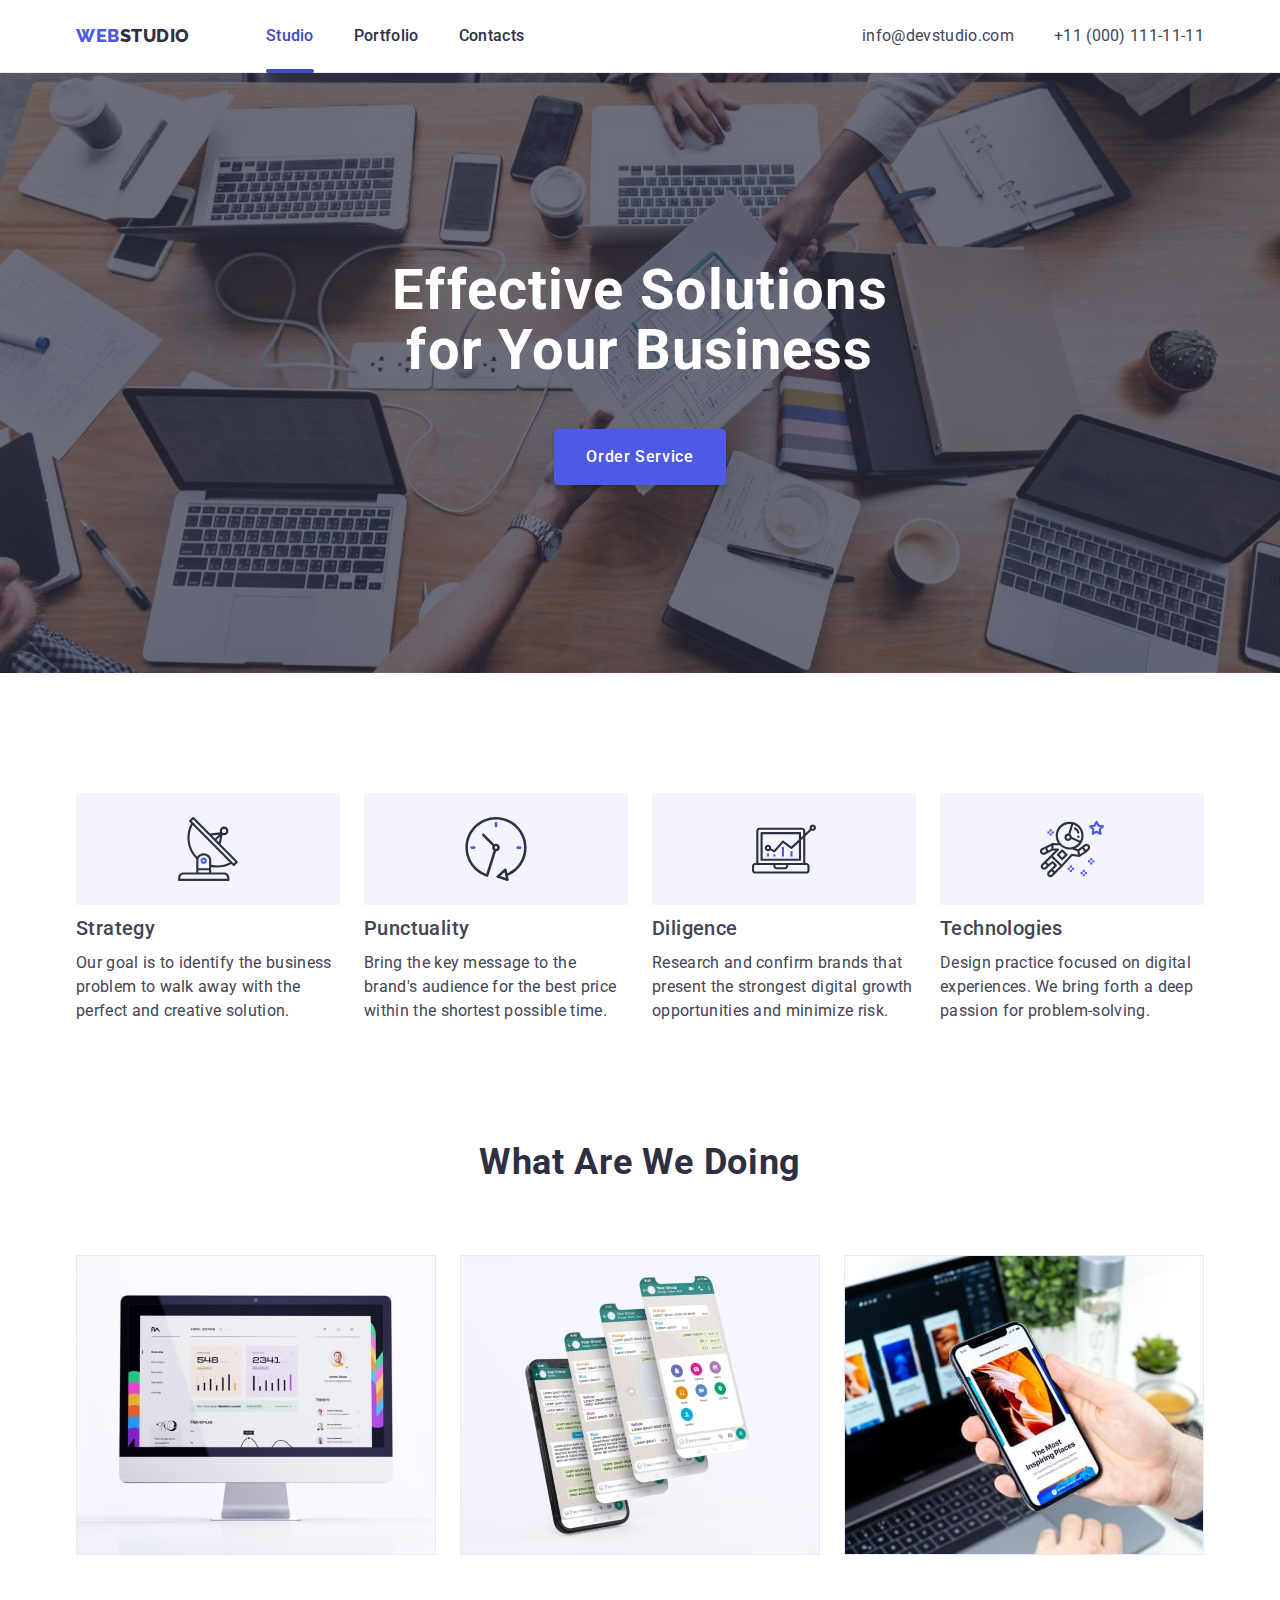
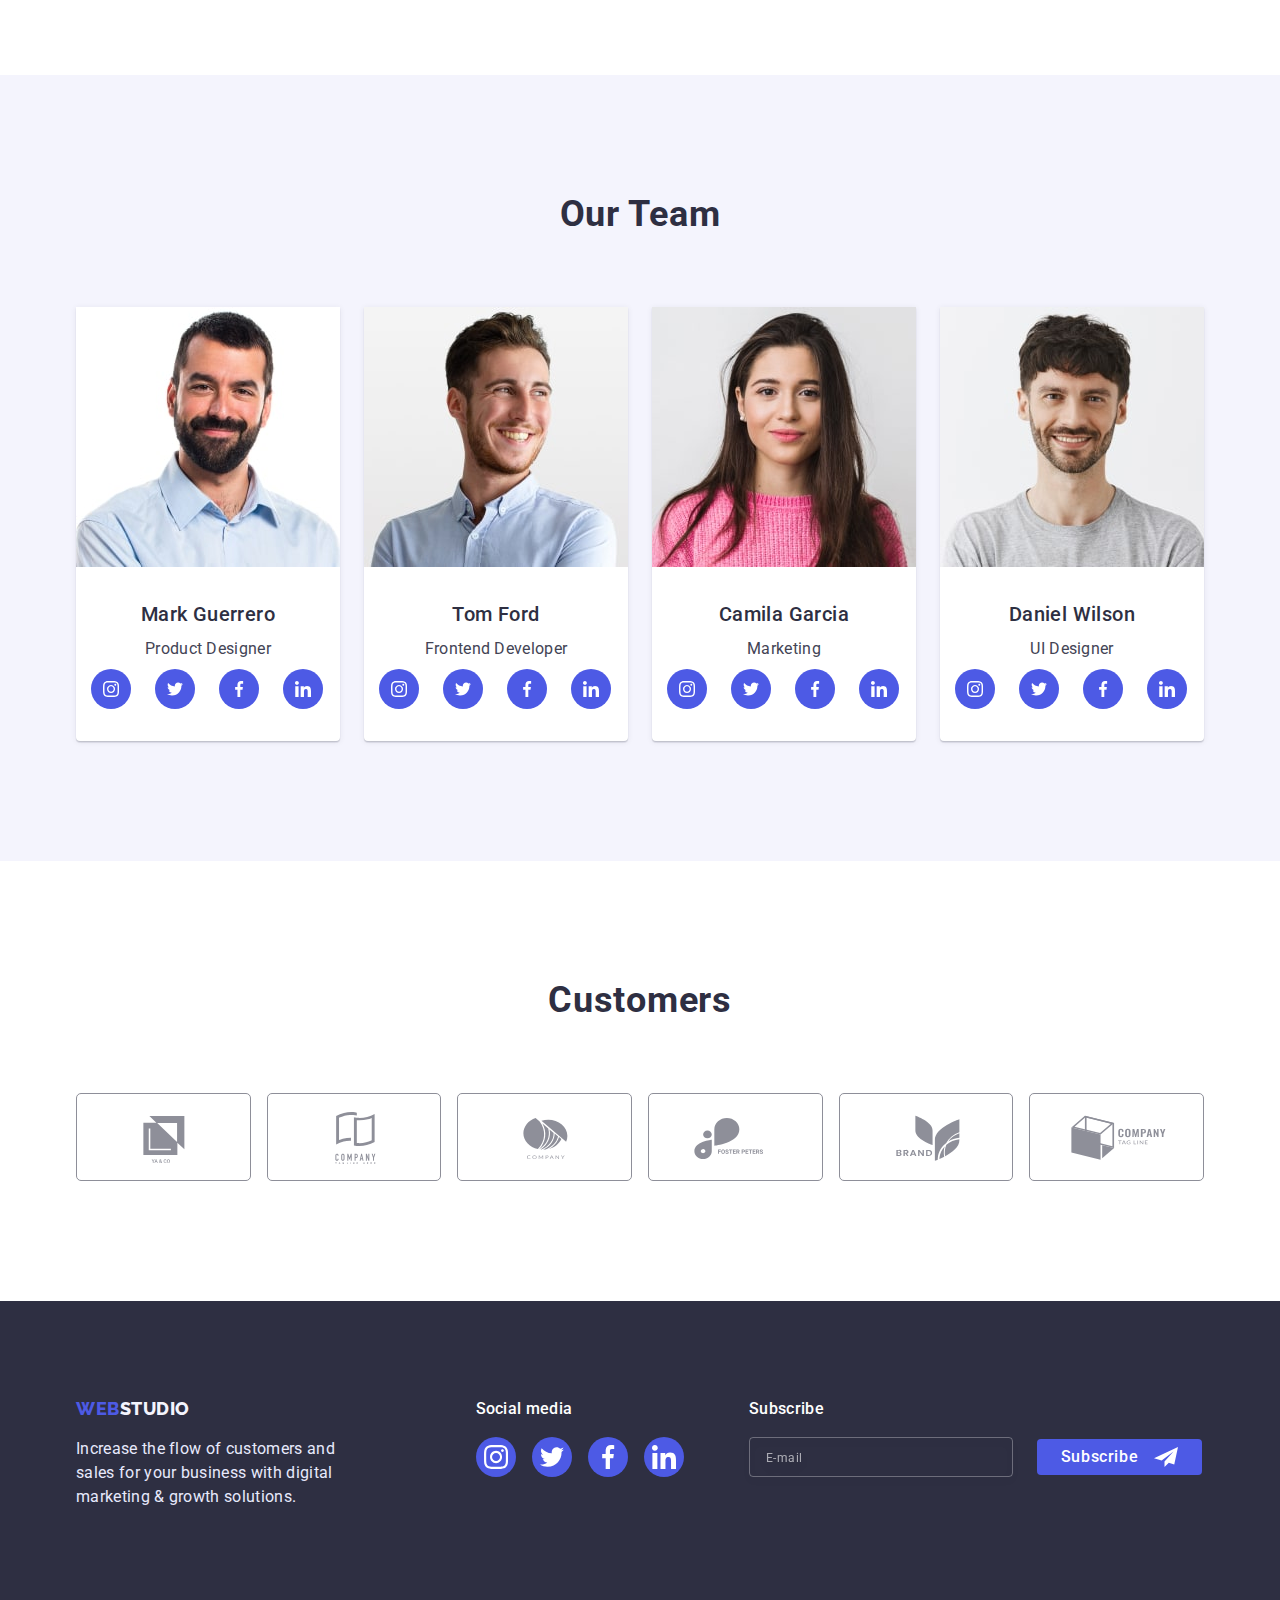
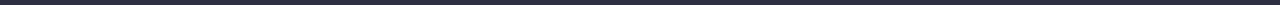
<file: index.html>
<!DOCTYPE html>
<html lang="en">
  <head>
    <meta charset="UTF-8" />
    <meta http-equiv="X-UA-Compatible" content="IE=edge" />
    <meta name="viewport" content="width=device-width, initial-scale=1.0" />

    <link rel="preconnect" href="https://fonts.googleapis.com" />
    <link rel="preconnect" href="https://fonts.gstatic.com" crossorigin />
    <link
      href="https://fonts.googleapis.com/css2?family=Raleway:wght@800&family=Roboto:wght@400;500;700;900&display=swap"
      rel="stylesheet"
    />
    <link
      rel="stylesheet"
      href="https://cdnjs.cloudflare.com/ajax/libs/modern-normalize/1.1.0/modern-normalize.min.css"
    />
    <link rel="stylesheet" href="./css/styles.css" />
    <link rel="stylesheet" href="./css/media.css" />
    <title>WebStudio</title>
  </head>
  <body>
    <header class="header">
      <div class="container header-container">
        <nav class="header-menu menu">
          <a href="./index.html" class="logo"><span>Web</span>Studio</a>
          <ul class="menu-list">
            <li class="menu-item">
              <a href="#" class="menu-link current">Studio</a>
            </li>
            <li class="menu-item">
              <a href="./portfolio.html" class="menu-link">Portfolio</a>
            </li>
            <li class="menu-item">
              <a href="#" class="menu-link">Contacts</a>
            </li>
          </ul>
        </nav>
        <address>
          <ul class="header-adress-menu menu-adress">
            <li class="menu-adress-item">
              <a class="adress-link" href="mailto:info@devstudio.com"
                >info@devstudio.com</a
              >
            </li>
            <li class="menu-adress-item">
              <a class="adress-link" href="tel:+110001111111"
                >+11 (000) 111-11-11</a
              >
            </li>
          </ul>
        </address>
        <button type="button" class="mobile-menu-open" data-menu-open>
          <svg class="mobile-menu-icon" width="32" height="32">
            <use href="./images/symbols-defs.svg#burger"></use>
          </svg>
        </button>
      </div>
      <div class="mob-menu" data-menu>
        <button class="modal-close" type="button" data-menu-close>
          <svg class="close-btn" width="8" height="8">
            <use href="./images/symbols-defs.svg#close"></use>
          </svg>
        </button>

        <ul class="mob-menu-list">
          <li class="mob-menu-item">
            <a href="#" class="mob-menu-link current">Studio</a>
          </li>
          <li class="mob-menu-item">
            <a href="./portfolio.html" class="mob-menu-link">Portfolio</a>
          </li>
          <li class="mob-menu-item">
            <a href="#" class="mob-menu-link">Contacts</a>
          </li>
        </ul>

        <ul class="mob-adress-menu">
          <li class="mob-adress-item">
            <a class="mob-adress-link tel" href="tel:+110001111111"
              >+11 (000) 111-11-11</a
            >
          </li>
          <li class="mob-adress-item">
            <a class="mob-adress-link mail" href="mailto:info@devstudio.com"
              >info@devstudio.com</a
            >
          </li>
        </ul>

        <ul class="mob-social social">
          <li class="social-item">
            <a href="#" class="link-social">
              <svg class="icon-social icon-footer">
                <use href="./images/symbols-defs.svg#instagram"></use>
              </svg>
            </a>
          </li>
          <li class="social-item">
            <a href="#" class="link-social">
              <svg class="icon-social icon-footer">
                <use href="./images/symbols-defs.svg#twitter"></use>
              </svg>
            </a>
          </li>
          <li class="social-item">
            <a href="#" class="link-social">
              <svg class="icon-social icon-footer">
                <use href="./images/symbols-defs.svg#facebook"></use>
              </svg>
            </a>
          </li>
          <li class="social-item">
            <a href="#" class="link-social">
              <svg class="icon-social icon-footer">
                <use href="./images/symbols-defs.svg#linkedin"></use>
              </svg>
            </a>
          </li>
        </ul>
      </div>
    </header>
    <main class="main">
      <section class="hero">
        <div class="container">
          <h1 class="hero-title">Effective Solutions for Your Business</h1>
          <button class="hero-btn btn" data-modal-open type="button">
            Order Service
          </button>
        </div>
      </section>
      <section class="properties section">
        <div class="container">
          <h2 class="properties-title">Properties</h2>
          <ul class="properties-list list">
            <li class="list-item icon-antena">
              <h3 class="list-title mobil-list-title">Strategy</h3>
              <p class="list-text">
                Our goal is to identify the business problem to walk away with
                the perfect and creative solution.
              </p>
            </li>
            <li class="list-item icon-clock">
              <h3 class="list-title mobil-list-title">Punctuality</h3>
              <p class="list-text">
                Bring the key message to the brand's audience for the best price
                within the shortest possible time.
              </p>
            </li>
            <li class="list-item icon-diagram">
              <h3 class="list-title mobil-list-title">Diligence</h3>
              <p class="list-text">
                Research and confirm brands that present the strongest digital
                growth opportunities and minimize risk.
              </p>
            </li>
            <li class="list-item icon-astronaut">
              <h3 class="list-title mobil-list-title">Technologies</h3>
              <p class="list-text">
                Design practice focused on digital experiences. We bring forth a
                deep passion for problem-solving.
              </p>
            </li>
          </ul>
        </div>
      </section>
      <section class="what-are section">
        <div class="container">
          <h2 class="section-title">What are we doing</h2>
          <ul class="what-are-list list">
            <li class="list__item">
              <img
                srcset="./images/monitor.jpg 1x, ./images/monitor2x.jpg 2x"
                src="./images/monitor.jpg"
                width="360"
                alt="photo monitor"
              />
            </li>
            <li>
              <img
                srcset="./images/screens.jpg 1x, ./images/screens2x.jpg 2x"
                src="./images/screens.jpg"
                width="360"
                alt="photo screens"
              />
            </li>
            <li>
              <img
                srcset="./images/telefon.jpg 1x, ./images/telefon2x.jpg 2x"
                src="./images/telefon.jpg"
                width="360"
                alt="photo telefon"
              />
            </li>
          </ul>
        </div>
      </section>
      <section class="team section">
        <div class="container">
          <h2 class="section-title">Our Team</h2>
          <ul class="team-list list">
            <li class="list-item">
              <div class="team-box">
                <img
                  srcset="./images/mark.jpg 1x, ./images/mark2x.jpg 2x"
                  src="./images/mark.jpg"
                  width="264"
                  alt="photo mark guerrero"
                />
              </div>
              <div class="team-info">
                <h3 class="list-title">Mark Guerrero</h3>
                <p class="list-text">Product Designer</p>
                <ul class="team-social social">
                  <li class="social-item">
                    <a href="#" class="link-social">
                      <svg class="icon-social">
                        <use href="./images/symbols-defs.svg#instagram"></use>
                      </svg>
                    </a>
                  </li>
                  <li class="social-item">
                    <a href="#" class="link-social">
                      <svg class="icon-social">
                        <use href="./images/symbols-defs.svg#twitter"></use>
                      </svg>
                    </a>
                  </li>
                  <li class="social-item">
                    <a href="#" class="link-social">
                      <svg class="icon-social">
                        <use href="./images/symbols-defs.svg#facebook"></use>
                      </svg>
                    </a>
                  </li>
                  <li class="social-item">
                    <a href="#" class="link-social">
                      <svg class="icon-social">
                        <use href="./images/symbols-defs.svg#linkedin"></use>
                      </svg>
                    </a>
                  </li>
                </ul>
              </div>
            </li>
            <li class="list-item">
              <div class="team-box">
                <img
                  srcset="./images/tom.jpg 1x, ./images/tom2x.jpg 2x"
                  src="./images/tom.jpg"
                  width="264"
                  alt="photo tom ford"
                />
              </div>
              <div class="team-info">
                <h3 class="list-title">Tom Ford</h3>
                <p class="list-text">Frontend Developer</p>
                <ul class="team-social social">
                  <li class="social-item">
                    <a href="#" class="link-social">
                      <svg class="icon-social">
                        <use href="./images/symbols-defs.svg#instagram"></use>
                      </svg>
                    </a>
                  </li>
                  <li class="social-item">
                    <a href="#" class="link-social">
                      <svg class="icon-social">
                        <use href="./images/symbols-defs.svg#twitter"></use>
                      </svg>
                    </a>
                  </li>
                  <li class="social-item">
                    <a href="#" class="link-social">
                      <svg class="icon-social">
                        <use href="./images/symbols-defs.svg#facebook"></use>
                      </svg>
                    </a>
                  </li>
                  <li class="social-item">
                    <a href="#" class="link-social">
                      <svg class="icon-social">
                        <use href="./images/symbols-defs.svg#linkedin"></use>
                      </svg>
                    </a>
                  </li>
                </ul>
              </div>
            </li>
            <li class="list-item">
              <div class="team-box">
                <img
                  srcset="./images/camila.jpg 1x, ./images/camila2x.jpg 2x"
                  src="./images/camila2x.jpg"
                  width="264"
                  alt="photo camila garcia"
                />
              </div>
              <div class="team-info">
                <h3 class="list-title">Camila Garcia</h3>
                <p class="list-text">Marketing</p>
                <ul class="team-social social">
                  <li class="social-item">
                    <a href="#" class="link-social">
                      <svg class="icon-social">
                        <use href="./images/symbols-defs.svg#instagram"></use>
                      </svg>
                    </a>
                  </li>
                  <li class="social-item">
                    <a href="#" class="link-social">
                      <svg class="icon-social">
                        <use href="./images/symbols-defs.svg#twitter"></use>
                      </svg>
                    </a>
                  </li>
                  <li class="social-item">
                    <a href="#" class="link-social">
                      <svg class="icon-social">
                        <use href="./images/symbols-defs.svg#facebook"></use>
                      </svg>
                    </a>
                  </li>
                  <li class="social-item">
                    <a href="#" class="link-social">
                      <svg class="icon-social">
                        <use href="./images/symbols-defs.svg#linkedin"></use>
                      </svg>
                    </a>
                  </li>
                </ul>
              </div>
            </li>
            <li class="list-item">
              <div class="team-box">
                <img
                  srcset="./images/daniel.jpg 1x, ./images/daniel2x.jpg 2x"
                  src="./images/daniel2x.jpg"
                  width="264"
                  alt="photo daniel wilson"
                />
              </div>
              <div class="team-info">
                <h3 class="list-title">Daniel Wilson</h3>
                <p class="list-text">UI Designer</p>
                <ul class="team-social social">
                  <li class="social-item">
                    <a href="#" class="link-social">
                      <svg class="icon-social">
                        <use href="./images/symbols-defs.svg#instagram"></use>
                      </svg>
                    </a>
                  </li>
                  <li class="social-item">
                    <a href="#" class="link-social">
                      <svg class="icon-social">
                        <use href="./images/symbols-defs.svg#twitter"></use>
                      </svg>
                    </a>
                  </li>
                  <li class="social-item">
                    <a href="#" class="link-social">
                      <svg class="icon-social">
                        <use href="./images/symbols-defs.svg#facebook"></use>
                      </svg>
                    </a>
                  </li>
                  <li class="social-item">
                    <a href="#" class="link-social">
                      <svg class="icon-social">
                        <use href="./images/symbols-defs.svg#linkedin"></use>
                      </svg>
                    </a>
                  </li>
                </ul>
              </div>
            </li>
          </ul>
        </div>
      </section>
      <section class="customers">
        <div class="container customers-container">
          <h2 class="section-title">Customers</h2>
          <ul class="brands-list">
            <li class="brands-item">
              <a href="#" class="brands-link">
                <svg class="brands-icon">
                  <use href="./images/symbols-defs.svg#brand1"></use>
                </svg>
              </a>
            </li>
            <li class="brands-item">
              <a href="#" class="brands-link">
                <svg class="brands-icon">
                  <use href="./images/symbols-defs.svg#brand2"></use>
                </svg>
              </a>
            </li>
            <li class="brands-item">
              <a href="#" class="brands-link">
                <svg class="brands-icon">
                  <use href="./images/symbols-defs.svg#brand3"></use>
                </svg>
              </a>
            </li>
            <li class="brands-item">
              <a href="#" class="brands-link">
                <svg class="brands-icon">
                  <use href="./images/symbols-defs.svg#brand4"></use>
                </svg>
              </a>
            </li>
            <li class="brands-item">
              <a href="#" class="brands-link">
                <svg class="brands-icon">
                  <use href="./images/symbols-defs.svg#brand5"></use>
                </svg>
              </a>
            </li>
            <li class="brands-item">
              <a href="#" class="brands-link">
                <svg class="brands-icon">
                  <use href="./images/symbols-defs.svg#brand6"></use>
                </svg>
              </a>
            </li>
          </ul>
        </div>
      </section>
    </main>
    <footer class="footer">
      <div class="footer-container container">
        <div class="footer-content">
          <a href="./index.html" class="logo"><span>Web</span>Studio</a>
          <p class="footer-text">
            Increase the flow of customers and sales for your business with
            digital marketing & growth solutions.
          </p>
        </div>

        <div class="footer-icons">
          <h2 class="social-title">Social media</h2>
          <ul class="footer-social social">
            <li class="social-item">
              <a href="#" class="footer-link-social">
                <svg class="icon-social icon-footer">
                  <use href="./images/symbols-defs.svg#instagram"></use>
                </svg>
              </a>
            </li>
            <li class="social-item">
              <a href="#" class="footer-link-social">
                <svg class="icon-social icon-footer">
                  <use href="./images/symbols-defs.svg#twitter"></use>
                </svg>
              </a>
            </li>
            <li class="social-item">
              <a href="#" class="footer-link-social">
                <svg class="icon-social icon-footer">
                  <use href="./images/symbols-defs.svg#facebook"></use>
                </svg>
              </a>
            </li>
            <li class="social-item">
              <a href="#" class="footer-link-social">
                <svg class="icon-social icon-footer">
                  <use href="./images/symbols-defs.svg#linkedin"></use>
                </svg>
              </a>
            </li>
          </ul>
        </div>
        <div class="footer-wrap">
          <h3 class="footer-title">Subscribe</h3>
          <form class="footer-form" autocomplete="off">
            <input
              class="footer-input"
              type="email"
              name="email"
              aria-label="email"
              placeholder="E-mail"
            />
            <button class="footer-btn btn" type="submit">
              Subscribe<span class="footer-icon">
                <svg class="icons-btn">
                  <use href="./images/symbols-defs.svg#send"></use>
                </svg>
              </span>
            </button>
          </form>
        </div>
      </div>
    </footer>
    <div class="backdrop is-hidden" data-modal>
      <div class="modal">
        <form class="modal-form" autocomplete="off">
          <h3 class="form-title">
            Leave your contacts and we will call you back
          </h3>
          <label class="form-label">
            <span class="marker-label name">Name</span>
            <span class="label-icon">
              <svg class="icons-item">
                <use href="./images/symbols-defs.svg#person"></use>
              </svg>
            </span>
            <input
              class="form-input"
              type="text"
              name="username"
              placeholder=" "
            />
          </label>
          <label class="form-label">
            <span class="marker-label">Phone</span>
            <span class="label-icon">
              <svg class="icons-item">
                <use href="./images/symbols-defs.svg#email"></use>
              </svg>
            </span>
            <input
              class="form-input"
              type="number"
              name="phone"
              placeholder=" "
            />
          </label>

          <label class="form-label">
            <span class="marker-label">Email</span>
            <span class="label-icon">
              <svg class="icons-item">
                <use href="./images/symbols-defs.svg#phone"></use>
              </svg>
            </span>
            <input
              class="form-input"
              type="email"
              name="email"
              placeholder=" "
            />
          </label>
          <label class="form-label last-label">
            <span class="marker-label">Comment</span>
            <textarea
              class="feedback"
              name="feedback"
              rows="5"
              placeholder="Text input"
            >
            </textarea>
          </label>
          <div class="wrapcheck">
            <label class="checkbox-label">
              <input
                class="checkbox"
                type="checkbox"
                name="topic"
                value="html"
              />
              <span class="checkbox-icon"></span>
            </label>
            <p class="checkbox-text">
              I accept the terms and conditions of the
              <a href="#">Privacy Policy</a>
            </p>
          </div>
          <button class="modal-btn btn" type="submit">Send</button>
        </form>
        <button class="modal-close" type="button" data-modal-close>
          <svg class="close-btn" width="8" height="8">
            <use href="./images/symbols-defs.svg#close"></use>
          </svg>
        </button>
      </div>
    </div>
    <script src="./js/modal.js" type="module"></script>
    <script src="./js/menu.js" type="module"></script>
  </body>
</html>
</file>
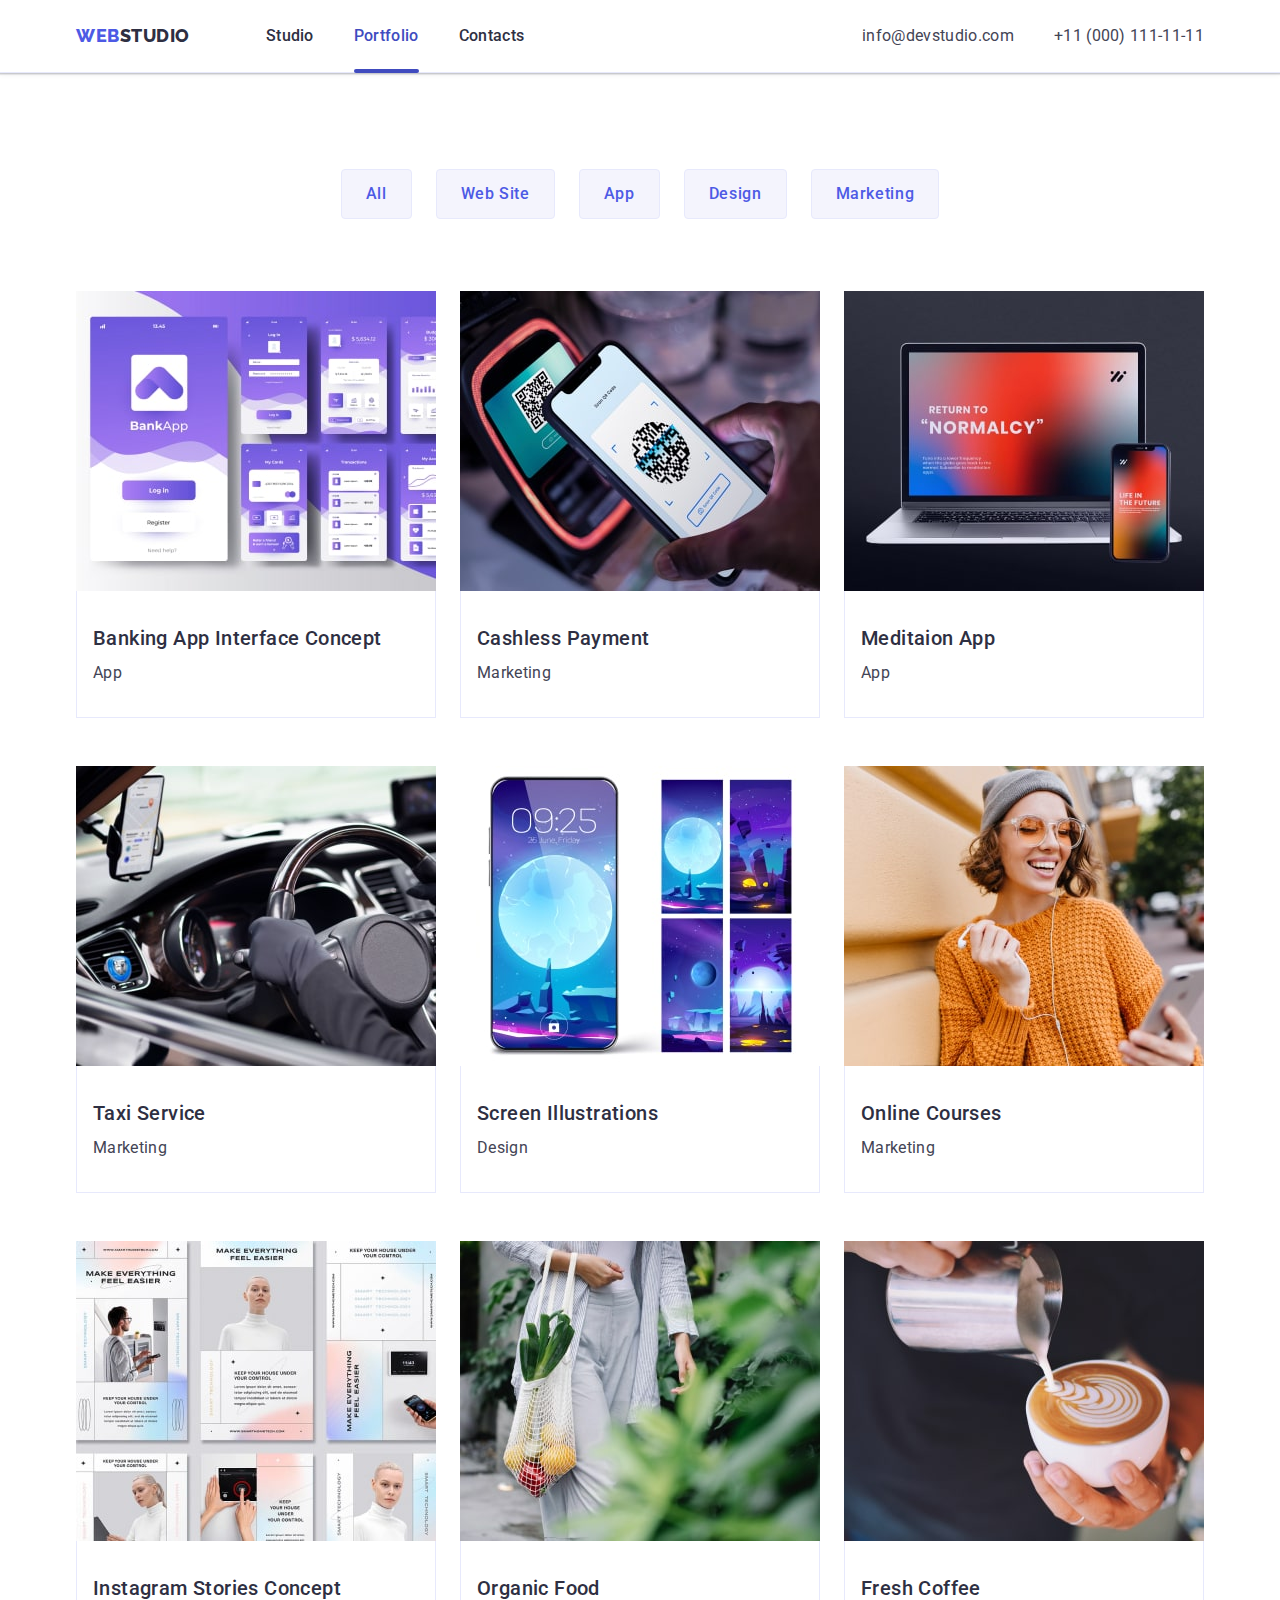
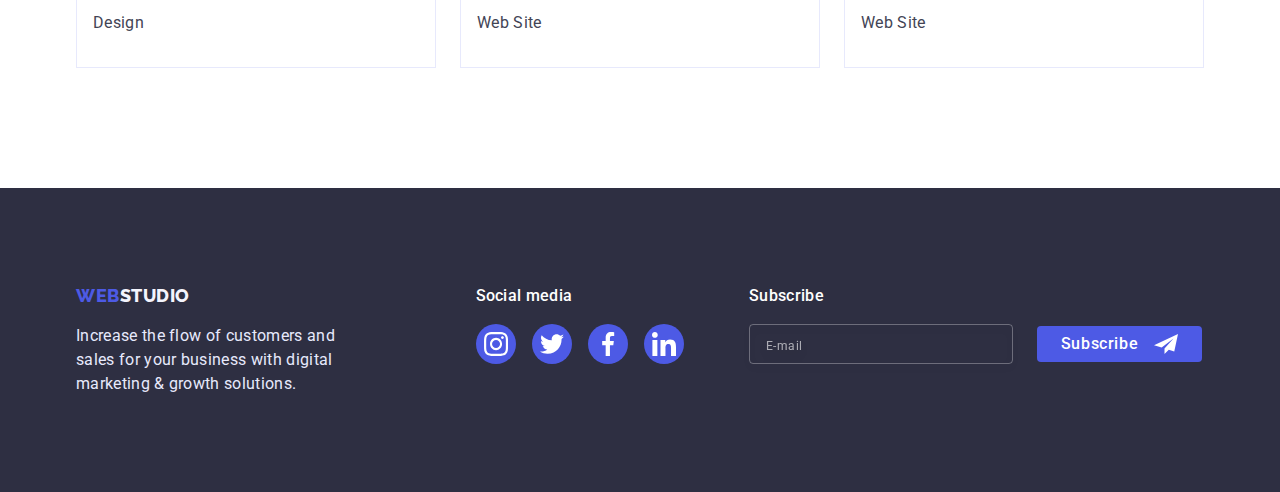
<file: portfolio.html>
<!DOCTYPE html>
<html lang="en">
  <head>
    <meta charset="UTF-8" />
    <meta http-equiv="X-UA-Compatible" content="IE=edge" />
    <meta name="viewport" content="width=device-width, initial-scale=1.0" />

    <link rel="preconnect" href="https://fonts.googleapis.com" />
    <link rel="preconnect" href="https://fonts.gstatic.com" crossorigin />
    <link
      href="https://fonts.googleapis.com/css2?family=Raleway:wght@800&family=Roboto:wght@400;500;700;900&display=swap"
      rel="stylesheet"
    />
    <link
      rel="stylesheet"
      href="https://cdnjs.cloudflare.com/ajax/libs/modern-normalize/1.1.0/modern-normalize.min.css"
    />

    <link rel="stylesheet" href="./css/styles.css" />
    <link rel="stylesheet" href="./css/media.css" />
    <title>WebStudio</title>
  </head>
  <body>
    <header class="header">
      <div class="header-container container">
        <nav class="header-menu menu">
          <a href="./index.html" class="logo"><span>Web</span>Studio</a>
          <ul class="menu-list">
            <li class="menu-item">
              <a href="./index.html" class="menu-link">Studio</a>
            </li>
            <li class="menu-item">
              <a href="./portfolio.html" class="menu-link current">Portfolio</a>
            </li>
            <li class="menu-item">
              <a href="#" class="menu-link">Contacts</a>
            </li>
          </ul>
        </nav>
        <address>
          <ul class="header-adress-menu menu-adress">
            <li class="menu-adress-item">
              <a class="adress-link" href="mailto:info@devstudio.com"
                >info@devstudio.com</a
              >
            </li>
            <li class="menu-adress-item">
              <a class="adress-link" href="tel:+110001111111"
                >+11 (000) 111-11-11</a
              >
            </li>
          </ul>
        </address>
      </div>
    </header>
    <main>
      <section class="portfolio">
        <div class="container">
          <h2 class="portfolio-title">Portfolio</h2>
          <ul class="portfolio-buttons buttons">
            <li class="buttons-item"><button type="button">All</button></li>
            <li class="buttons-item">
              <button type="button">Web Site</button>
            </li>
            <li class="buttons-item"><button type="button">App</button></li>
            <li class="buttons-item"><button type="button">Design</button></li>
            <li class="buttons-item">
              <button type="button">Marketing</button>
            </li>
          </ul>
          <ul class="portfolio-list list">
            <li class="list-item">
              <a href="#" class="portfolio-link">
                <div class="thumb">
                  <img src="./images/img1.jpg" width="360" alt="photo" />
                  <p class="overlay">
                    14 Stylish and User-Friendly App Design Concepts · Task
                    Manager App · Calorie Tracker App · Exotic Fruit Ecommerce
                    App · Cloud Storage App
                  </p>
                </div>
                <div class="content">
                  <h3 class="list-title">Banking App Interface Concept</h3>
                  <p class="list-text">App</p>
                </div>
              </a>
            </li>
            <li class="list-item">
              <a href="#" class="portfolio-link">
                <div class="thumb">
                  <img src="./images/img2.jpg" width="360" alt="photo" />
                  <p class="overlay">
                    14 Stylish and User-Friendly App Design Concepts · Task
                    Manager App · Calorie Tracker App · Exotic Fruit Ecommerce
                    App · Cloud Storage App
                  </p>
                </div>
                <div class="content">
                  <h3 class="list-title">Cashless Payment</h3>
                  <p class="list-text">Marketing</p>
                </div>
              </a>
            </li>
            <li class="list-item">
              <a href="#" class="portfolio-link">
                <div>
                  <div class="thumb">
                    <img src="./images/img3.jpg" width="360" alt="photo" />
                    <p class="overlay">
                      14 Stylish and User-Friendly App Design Concepts · Task
                      Manager App · Calorie Tracker App · Exotic Fruit Ecommerce
                      App · Cloud Storage App
                    </p>
                  </div>
                </div>
                <div class="content">
                  <h3 class="list-title">Meditaion App</h3>
                  <p class="list-text">App</p>
                </div>
              </a>
            </li>
            <li class="list-item">
              <a href="#" class="portfolio-link">
                <div class="thumb">
                  <img src="./images/img4.jpg" width="360" alt="photo" />
                  <p class="overlay">
                    14 Stylish and User-Friendly App Design Concepts · Task
                    Manager App · Calorie Tracker App · Exotic Fruit Ecommerce
                    App · Cloud Storage App
                  </p>
                </div>
                <div class="content">
                  <h3 class="list-title">Taxi Service</h3>
                  <p class="list-text">Marketing</p>
                </div>
              </a>
            </li>
            <li class="list-item">
              <a href="#" class="portfolio-link">
                <div class="thumb">
                  <img src="./images/img5.jpg" width="360" alt="photo" />
                  <p class="overlay">
                    14 Stylish and User-Friendly App Design Concepts · Task
                    Manager App · Calorie Tracker App · Exotic Fruit Ecommerce
                    App · Cloud Storage App
                  </p>
                </div>
                <div class="content">
                  <h3 class="list-title">Screen Illustrations</h3>
                  <p class="list-text">Design</p>
                </div>
              </a>
            </li>
            <li class="list-item">
              <a href="#" class="portfolio-link">
                <div class="thumb">
                  <img src="./images/img6.jpg" width="360" alt="photo" />
                  <p class="overlay">
                    14 Stylish and User-Friendly App Design Concepts · Task
                    Manager App · Calorie Tracker App · Exotic Fruit Ecommerce
                    App · Cloud Storage App
                  </p>
                </div>
                <div class="content">
                  <h3 class="list-title">Online Courses</h3>
                  <p class="list-text">Marketing</p>
                </div>
              </a>
            </li>
            <li class="list-item">
              <a href="#" class="portfolio-link">
                <div class="thumb">
                  <img src="./images/img7.jpg" width="360" alt="photo" />
                  <p class="overlay">
                    14 Stylish and User-Friendly App Design Concepts · Task
                    Manager App · Calorie Tracker App · Exotic Fruit Ecommerce
                    App · Cloud Storage App
                  </p>
                </div>
                <div class="content">
                  <h3 class="list-title">Instagram Stories Concept</h3>
                  <p class="list-text">Design</p>
                </div>
              </a>
            </li>
            <li class="list-item">
              <a href="#" class="portfolio-link">
                <div class="thumb">
                  <img src="./images/img8.jpg" width="360" alt="photo" />
                  <p class="overlay">
                    14 Stylish and User-Friendly App Design Concepts · Task
                    Manager App · Calorie Tracker App · Exotic Fruit Ecommerce
                    App · Cloud Storage App
                  </p>
                </div>
                <div class="content">
                  <h3 class="list-title">Organic Food</h3>
                  <p class="list-text">Web Site</p>
                </div>
              </a>
            </li>
            <li class="list-item">
              <a href="#" class="portfolio-link">
                <div class="thumb">
                  <img src="./images/img9.jpg" width="360" alt="photo" />
                  <p class="overlay">
                    14 Stylish and User-Friendly App Design Concepts · Task
                    Manager App · Calorie Tracker App · Exotic Fruit Ecommerce
                    App · Cloud Storage App
                  </p>
                </div>
                <div class="content">
                  <h3 class="list-title">Fresh Coffee</h3>
                  <p class="list-text">Web Site</p>
                </div>
              </a>
            </li>
          </ul>
        </div>
      </section>
    </main>
    <footer class="footer">
      <div class="footer-container container">
        <div class="footer-content">
          <a href="./index.html" class="logo"><span>Web</span>Studio</a>
          <p class="footer-text">
            Increase the flow of customers and sales for your business with
            digital marketing & growth solutions.
          </p>
        </div>
        <div class="footer-icons">
          <h2 class="social-title">Social media</h2>
          <ul class="footer-social social">
            <li class="social-item">
              <a href="#" class="footer-link-social">
                <svg class="icon-social icon-footer">
                  <use href="./images/symbols-defs.svg#instagram"></use>
                </svg>
              </a>
            </li>
            <li class="social-item">
              <a href="#" class="footer-link-social">
                <svg class="icon-social icon-footer">
                  <use href="./images/symbols-defs.svg#twitter"></use>
                </svg>
              </a>
            </li>
            <li class="social-item">
              <a href="#" class="footer-link-social">
                <svg class="icon-social icon-footer">
                  <use href="./images/symbols-defs.svg#facebook"></use>
                </svg>
              </a>
            </li>
            <li class="social-item">
              <a href="#" class="footer-link-social">
                <svg class="icon-social icon-footer">
                  <use href="./images/symbols-defs.svg#linkedin"></use>
                </svg>
              </a>
            </li>
          </ul>
        </div>
        <div class="footer-wrap">
          <h3 class="footer-title">Subscribe</h3>
          <form class="footer-form" autocomplete="off">
            <input
              class="footer-input"
              type="email"
              name="email"
              placeholder="E-mail"
            />
            <button class="footer-btn btn" type="submit">
              Subscribe<span class="footer-icon">
                <svg class="icons-btn">
                  <use href="./images/symbols-defs.svg#send"></use>
                </svg>
              </span>
            </button>
          </form>
        </div>
      </div>
    </footer>
  </body>
</html>
</file>
<file: css/styles.css>
* {
  margin: 0;
  padding: 0;
}
ul {
  list-style: none;
}
a {
  text-decoration: none;
}
img {
  display: block;
  max-width: 100%;
  height: auto;
}
:root {
  --title-color: #2e2f42;
  --text-color: #434455;
  --light-slate-color: #8e8f99;
  --success-green-color: #31d0aa;
  --activ-focus-color: #404bbf;
  --button-normal-color: #4d5ae5;
  --background-light-color: #f4f4fd;
  --accent-color-back: #e7e9fc;
  --transition-function: 250ms cubic-bezier(0.4, 0, 0.2, 1);
}

body {
  font-family: 'Roboto', sans-serif;
  color: var(--text-color);
  /* overflow-x: hidden; */
}
body.no-scroll {
  overflow: hidden;
}
/* ----------------header----------------- */
.header {
  border-bottom: 1px solid var(--accent-color-back);
  box-shadow: 0px 2px 1px rgba(46, 47, 66, 0.08),
    0px 1px 1px rgba(46, 47, 66, 0.16), 0px 1px 6px rgba(46, 47, 66, 0.08);
}
.header-container {
  display: flex;
  align-items: center;
  justify-content: space-between;
}
.header {
  padding: 20px 0px;
}
.menu-adress,
.menu-list {
  display: none;
}
.mobile-menu-open {
  background: transparent;
  border: transparent;
  padding: 0;
  line-height: 0;
}
/* ---------------mobil-menu------------ */
.mob-menu {
  position: fixed;
  top: 0;
  left: -100%;
  width: 100%;
  height: 100%;
  display: flex;
  flex-direction: column;
  justify-content: space-between;
  background-color: var(--background-light-color);
  padding: 80px 5px 40px 40px;
  transition: transform var(--transition-function);
}
.mob-menu.is-hidden {
  transform: translateX(100%);
}
.mob-menu-link,
.mob-adress-link.tel {
  font-weight: 700;
  font-size: 36px;
  line-height: 1.11; /* 40/36 */
  letter-spacing: 0.02em;
  text-transform: capitalize;
}
.mob-menu-link {
  color: var(--title-color);
}
.mob-menu-item + .mob-menu-item {
  margin-top: 20px;
}
.mob-adress-menu {
  margin-top: auto;
  margin-bottom: 48px;
}
.mob-adress-link.tel {
  color: var(--button-normal-color);
}
.mob-adress-link.mail {
  font-weight: 500;
  font-size: 20px;
  line-height: 1.2; /* 24/20 */
  letter-spacing: 0.02em;
  color: var(--text-color);
}
.mob-adress-item + .mob-adress-item {
  margin-top: 40px;
}
.mob-social {
  display: flex;
  gap: 26px;
}
/* ---------------common stile------------ */
.section-title {
  font-weight: 700;
  font-size: 36px;
  line-height: 1.11; /* 40/36 */
  text-align: center;
  letter-spacing: 0.02em;
  text-transform: capitalize;
  color: var(--title-color);
  margin-bottom: 72px;
}
.list-text {
  font-weight: 400;
  font-size: 16px;
  line-height: 1.5; /* 24/16 */
  letter-spacing: 0.02em;
  color: var(--text-color);
}
.list-title {
  font-weight: 500;
  font-size: 20px;
  line-height: 1.5; /* 24/16 */
  letter-spacing: 0.02em;
  color: var(--title-color);
}
.logo {
  display: flex;
  align-items: center;
  font-family: 'Raleway', sans-serif;
  font-weight: 800;
  font-size: 18px;
  line-height: 1.33; /* 24/18 */
  letter-spacing: 0.03em;
  text-transform: uppercase;
  color: var(--title-color);
}
.logo span {
  color: var(--button-normal-color);
}
.btn {
  font-family: 'Roboto', sans-serif;
  font-style: normal;
  font-weight: 500;
  font-size: 16px;
  line-height: 1.5; /* 24/16 */
  letter-spacing: 0.04em;
  border-radius: 4px;
  border: none;
  background-color: var(--button-normal-color);
  color: #fff;
  cursor: pointer;
  transition: background-color var(--transition-function);
}
/* -----------------hero------------------ */
.hero {
  background-color: var(--background-hero);
  max-width: 480px;
  text-align: center;
  margin: 0 auto;
  padding-bottom: 112px;
  padding-top: 112px;
  background-image: linear-gradient(
      rgba(46, 47, 66, 0.7),
      rgba(46, 47, 66, 0.7)
    ),
    url(../images/hero-bg/mobile-bg.jpg);
  background-repeat: no-repeat;
  background-position: center;
  background-size: cover;
}

@media screen and (min-device-pixel-ratio: 2) and (max-width: 768px),
  screen and (min-resolution: 192dpi) and (max-width: 768px),
  screen and (min-resolution: 2dppx) and (max-width: 768px) {
  .hero {
    background-image: linear-gradient(
        rgba(46, 47, 66, 0.7),
        rgba(46, 47, 66, 0.7)
      ),
      url(../images/hero-bg/mobile-bg@2x.jpg);
  }
}
.hero-title {
  max-width: 320px;
  font-weight: 700;
  font-size: 36px;
  line-height: 1.07; /* 60/56 */
  letter-spacing: 0.02em;
  color: #fff;
  margin-left: auto;
  margin-right: auto;
  margin-bottom: 48px;
}
.hero-btn {
  padding: 16px 32px;
  box-shadow: 0px 4px 4px rgba(0, 0, 0, 0.15);
}
.btn:hover,
.btn:focus {
  background-color: var(--activ-focus-color);
}

/* ---------------properties-------------- */
.container {
  width: 100%;
  padding-left: 15px;
  padding-right: 15px;
}
.properties {
  padding-top: 96px;
  padding-bottom: 96px;
}
.properties-title {
  display: none;
}
.properties-list .list-text {
  font-weight: 500;
}
.mobil-list-title {
  font-weight: 700;
  font-size: 36px;
  line-height: 1.11;
  text-align: center;
  letter-spacing: 0.02em;
  text-transform: capitalize;
  color: var(--title-color);
  margin-bottom: 8px;
}
.properties-list .list-item {
  margin-bottom: 72px;
}
.properties-list .list-item:last-child {
  margin-bottom: 0;
}

/* ----------------what are--------------- */
.what-are-list,
.what-are .section-title {
  display: none;
}
/* ----------------team--------- */
.team {
  background-color: var(--background-light-color);
  padding-top: 96px;
  padding-bottom: 96px;
}
.team-list {
  display: flex;
  /* flex-wrap: wrap; */
  flex-direction: column;
  align-items: center;
}
.team-list .list-title {
  margin-bottom: 8px;
}
.team-list .list-text {
  margin-bottom: 8px;
}
.team-list .list-item {
  max-width: 264px;
  background-color: #fff;
  box-shadow: 0px 1px 6px rgba(46, 47, 66, 0.08),
    0px 1px 1px rgba(46, 47, 66, 0.16), 0px 2px 1px rgba(46, 47, 66, 0.08);
  border-radius: 0px 0px 4px 4px;
  margin-bottom: 72px;
}
.team-list .list-item:last-child {
  margin-bottom: 0;
}
.team-info {
  padding: 32px 15px;
  text-align: center;
}
.team-social {
  display: flex;
  gap: 24px;
}
.link-social {
  display: flex;
  justify-content: center;
  align-items: center;
  width: 40px;
  height: 40px;
  background-color: var(--button-normal-color);
  border-radius: 50%;
  transition: background-color var(--transition-function);
}
.link-social:hover,
.link-social:focus {
  background-color: var(--activ-focus-color);
  cursor: pointer;
}
.icon-social {
  width: 16px;
  height: 16px;
  fill: #fff;
}
/* -------customers----- */
.customers {
  padding-top: 96px;
  padding-bottom: 96px;
}
.brands-list {
  display: flex;
  flex-direction: column;
  justify-content: center;
  align-items: center;
  gap: 64px;
}
.brands-item {
  max-width: 190px;
}
.brands-link {
  display: flex;
  align-items: center;
  justify-content: center;
  padding: 15px 31px;
  border: 1px solid var(--light-slate-color);
  border-radius: 5px;
  transition: border-color var(--transition-function);
}
.brands-icon {
  width: 104px;
  height: 56px;
  fill: var(--light-slate-color);
  transition: fill var(--transition-function);
}
.brands-link:hover,
.brands-link:focus {
  border-color: var(--activ-focus-color);
}
.brands-link:hover .brands-icon,
.brands-link:focus .brands-icon {
  fill: var(--activ-focus-color);
}
/* --------------------------porfolio------------------ */
.portfolio {
  padding-top: 96px;
  padding-bottom: 120px;
}
.portfolio-title {
  display: none;
}
.portfolio-buttons {
  display: flex;
  flex-wrap: wrap;
  justify-content: center;
  margin-bottom: 72px;
}
.buttons-item + .buttons-item {
  margin-left: 24px;
}
/*------------------overlay-------------------- */
.thumb {
  position: relative;
  overflow: hidden;
}
.overlay {
  position: absolute;
  bottom: 0;
  left: 0;
  width: 100%;
  height: 100%;
  padding: 42px 32px 10px;
  line-height: 1.5; /* 24/16 */
  letter-spacing: 0.02em;
  color: var(--background-light-color);
  background-color: var(--button-normal-color);
  transform: translatey(100%);
  transition: transform var(--transition-function);
}
.portfolio-list {
  display: flex;
  flex-wrap: wrap;
  gap: 48px 24px;
}
.portfolio-link {
  display: block;
  transition: box-shadow var(--transition-function);
}
.portfolio-link:hover .overlay {
  transform: translate(0);
}
.portfolio-link:hover,
.portfolio-link:focus {
  box-shadow: 0px 1px 6px rgba(46, 47, 66, 0.08),
    0px 1px 1px rgba(46, 47, 66, 0.16), 0px 2px 1px rgba(46, 47, 66, 0.08);
}

.buttons-item button {
  background-color: var(--background-light-color);
  border: 1px solid #e7e9fc;
  border-radius: 4px;
  padding: 12px 24px;
  font-family: 'Roboto', sans-serif;
  font-style: normal;
  font-weight: 500;
  font-size: 16px;
  line-height: 1.5; /* 24/16 */
  letter-spacing: 0.04em;
  color: #4d5ae5;
  transition: background-color var(--transition-function),
    box-shadow var(--transition-function), color var(--transition-function),
    border-color var(--transition-function);
  cursor: pointer;
}
.buttons-item button:hover,
.buttons-item button:focus {
  background-color: var(--activ-focus-color);
  box-shadow: 0px 3px 1px rgba(0, 0, 0, 0.1), 0px 2px 1px rgba(0, 0, 0, 0.08),
    0px 2px 2px rgba(0, 0, 0, 0.12);
  border-color: transparent;
  color: #fff;
}

.content {
  padding: 32px 16px;
  border-bottom: 1px solid var(--accent-color-back);
  border-left: 1px solid var(--accent-color-back);
  border-right: 1px solid var(--accent-color-back);
}
.content .list-title {
  margin-bottom: 8px;
}

.footer {
  background-color: var(--title-color);
  padding-top: 96px;
  padding-bottom: 96px;
}
.footer-content {
  width: 264px;
}
.footer-container {
  display: flex;
  flex-direction: column;
  align-items: center;
}
.footer-content {
  max-width: 268px;
  display: block;
  text-align: center;
  margin-bottom: 72px;
}
.footer .logo {
  display: inline-block;
  color: var(--background-light-color);
  margin-bottom: 16px;
  margin-right: 0px;
}
.footer-text {
  text-align: left;
  font-size: 16px;
  line-height: 1.5; /* 24/16 */
  letter-spacing: 0.02em;
  color: var(--accent-color-back);
}
.social-title,
.footer-title {
  font-weight: 500;
  font-size: 16px;
  line-height: 1.5; /* 24/16 */
  letter-spacing: 0.02em;
  margin-bottom: 16px;
  color: #ffffff;
}
.footer-icons {
  display: block;
  text-align: center;
  margin-bottom: 68px;
}
.footer-social {
  display: flex;
  gap: 16px;
}
.icon-footer {
  width: 24px;
  height: 24px;
}
.footer-link-social {
  display: flex;
  justify-content: center;
  align-items: center;
  width: 40px;
  height: 40px;
  background-color: var(--button-normal-color);
  border-radius: 50%;
  transition: background-color var(--transition-function);
}
.footer-link-social:hover,
.footer-link-social:focus {
  background-color: var(--success-green-color);
}
.footer-wrap {
  display: block;
  text-align: center;
  width: 100%;
}
.footer-form {
  display: flex;
  flex-direction: column;
  align-items: center;
}
.footer-input {
  width: 100%;
  height: 40px;
  padding: 8px 16px;
  background-color: inherit;
  border: 1px solid rgba(255, 255, 255, 0.3);
  filter: drop-shadow(0px 4px 4px rgba(0, 0, 0, 0.15));
  border-radius: 4px;
  outline: transparent;
  margin-bottom: 16px;
  color: var(--accent-color-back);
}
.footer-input::placeholder {
  font-size: 12px;
  line-height: 2; /* 24/12 */
  letter-spacing: 0.04em;
  color: rgba(255, 255, 255, 0.6);
}
.footer-input:focus {
  background-color: inherit;
  color: var(--background-light-color);
}
.footer-btn {
  display: flex;
  gap: 16px;
  justify-content: center;
  align-items: center;
  min-width: 165px;
  padding: 6px;
}
.icons-btn {
  display: block;
  width: 24px;
  height: 20px;
  fill: #fff;
}
.backdrop {
  position: fixed;
  top: 0;
  left: 0;
  width: 100%;
  height: 100%;
  background-color: rgba(46, 47, 66, 0.4);
  transition: visibility var(--transition-function),
    opacity var(--transition-function);
}
.backdrop.is-hidden {
  visibility: hidden;
  opacity: 0;
  pointer-events: none;
}
.modal-close {
  position: absolute;
  top: 24px;
  right: 24px;
  width: 24px;
  height: 24px;
  background-color: var(--accent-color-back);
  border-radius: 50%;
  border: 1px solid rgba(46, 47, 66, 0.1);
  cursor: pointer;
  transition: background-color var(--transition-function),
    border-color var(--transition-function);
}

.close-btn {
  position: absolute;
  top: 50%;
  left: 50%;
  transform: translate(-50%, -50%);
  fill: var(--title-color);
  transition: fill var(--transition-function);
}
.modal-close:focus,
.modal-close:hover {
  border-color: transparent;
  background-color: var(--activ-focus-color);
}
.modal-close:focus .close-btn,
.modal-close:hover .close-btn {
  fill: #fff;
}
.modal {
  position: absolute;
  top: 50%;
  left: 50%;
  transform: translate(-50%, -50%);
  max-width: 408px;
  height: 584px;
  padding: 48px 10px 10px;
  border-radius: 4px;
  background-color: #fcfcfc;
  box-shadow: 0px 1px 1px rgba(0, 0, 0, 0.14), 0px 1px 3px rgba(0, 0, 0, 0.12),
    0px 2px 1px rgba(0, 0, 0, 0.2);
}

.modal-form {
  display: flex;
  flex-direction: column;
  align-items: center;
  width: 300px;
}
.form-title {
  font-weight: 500;
  font-size: 16px;
  line-height: 1.5; /* 24/16 */
  letter-spacing: 0.02em;
  color: #2e2f42;
  margin-bottom: 16px;
}
.marker-label {
  display: block;
  margin-bottom: 4px;
  font-size: 12px;
  line-height: 1.16; /* 14/12 */
  letter-spacing: 0.01em;
  color: var(--light-slate-color);
}
.marker-label.name {
  letter-spacing: 0.04em;
  line-height: 1.33; /* 16/12 */
}

.form-label {
  position: relative;
  display: inline-block;
  margin-bottom: 8px;
}
.form-label.last-label {
  margin-bottom: 16px;
}
.label-icon {
  position: absolute;
  top: 50%;
  transform: translateY(-2px);
  left: 16px;
}
.icons-item {
  display: block;
  width: 18px;
  height: 24px;
  fill: currentColor;
}
.form-input {
  width: 280px;
  height: 40px;
  padding: 10px;
  padding-left: 36px;
  border-radius: 4px;
  border: 1px solid rgba(33, 33, 33, 0.2);
  outline: transparent;
}
.feedback {
  display: block;
  resize: none;
  width: 280px;
  height: 120px;
  padding: 16px;
  border: 1px solid rgba(33, 33, 33, 0.2);
  border-radius: 4px;
  outline: transparent;
}
.feedback::placeholder {
  font-size: 12px;
  line-height: 1.33; /* 16/12 */
  letter-spacing: 0.04em;
  color: rgba(117, 117, 117, 0.5);
}
.feedback:focus-visible,
.form-input:focus {
  border-color: var(--button-normal-color);
}
.form-label:focus-within > .label-icon {
  color: var(--button-normal-color);
}

.wrapcheck {
  display: flex;
  flex-wrap: wrap;
  justify-content: center;
  width: 280px;
  margin-bottom: 24px;
  position: relative;
}
.checkbox {
  appearance: none;
  position: absolute;
}
.checkbox-icon {
  position: absolute;
  top: -1px;
  left: 0;
  display: block;
  width: 16px;
  height: 16px;
  margin-right: 5px;
  border-radius: 2px;
  border: 1.25px solid var(--title-color);
  transition: background-color 250ms linear;
}
.checkbox:checked + .checkbox-icon {
  background-color: var(--button-normal-color);
  background-image: url(../images/checked.svg);
  background-repeat: no-repeat;
  background-position: center;
  border-color: transparent;
}

.checkbox-text {
  font-size: 12px;
  line-height: 1.17;
  letter-spacing: 0.04em;
  color: var(--light-slate-color);
  margin-left: 30px;
}
.checkbox-text > a {
  color: var(--button-normal-color);
  text-decoration: underline;
}
.modal-btn {
  min-width: 169px;
  padding: 16px 10px;
}
</file>
<file: css/media.css>
@media screen and (min-width: 380px) {
  .brands-list {
    display: flex;
    flex-direction: row;
    flex-wrap: wrap;
    column-gap: 16px;
    row-gap: 72px;
  }
  .brands-item {
    flex-basis: calc((100% - 16px) / 2);
  }
}
@media screen and (min-width: 428px) {
  .modal {
    width: 392px;
    padding: 72px 24px 24px;
  }
  .checkbox-text {
    margin-left: 0;
  }
  .modal-form {
    width: 100%;
  }
  .form-input,
  .feedback,
  .wrapcheck {
    width: 360px;
  }
  .mob-social {
    gap: 56px;
  }
}
@media screen and (min-width: 480px) {
  .container {
    max-width: 428px;
    margin: 0 auto;
  }
}

@media screen and (min-width: 768px) {
  .container {
    max-width: 768px;
    margin: 0 auto;
  }
  .header-menu {
    display: flex;
  }
  .logo {
    margin-right: 76px;
  }
  .mobile-menu-open {
    display: none;
  }
  .menu-adress {
    display: block;
  }
  .menu-list {
    display: flex;
  }
  .header {
    padding: 0;
  }
  .menu-item + .menu-item {
    margin-left: 40px;
  }
  .menu-link {
    position: relative;
    display: block;
    color: var(--title-color);
    font-weight: 500;
    font-size: 16px;
    line-height: 1.5; /* 24/16 */
    letter-spacing: 0.02em;
    padding-top: 24px;
    padding-bottom: 24px;
    transition: color var(--transition-function);
  }
  .menu-link.current {
    color: var(--activ-focus-color);
  }
  .menu-link.current::after {
    position: absolute;
    content: '';
    width: 100%;
    height: 4px;
    left: 0;
    bottom: 0;
    border-radius: 3px;
    background-color: var(--activ-focus-color);
    transform: translateY(1px);
  }
  .adress-link {
    display: block;
    font-style: normal;
    font-weight: 400;
    font-size: 12px;
    line-height: 1.16; /* 14/12 */
    letter-spacing: 0.04em;
    color: var(--text-color);
    transition: color var(--transition-function);
  }
  .menu-adress-item + .menu-adress-item {
    margin-top: 12px;
  }
  .menu-link:hover,
  .menu-link:focus,
  .adress-link:hover {
    color: var(--activ-focus-color);
  }
  .mob-menu {
    display: none;
  }
  .hero {
    max-width: 768px;
    background-image: linear-gradient(
        rgba(46, 47, 66, 0.7),
        rgba(46, 47, 66, 0.7)
      ),
      url(../images/hero-bg/tablet-bg.jpg);
  }
  @media screen and (min-device-pixel-ratio: 2) and (min-width: 768px),
    screen and (min-resolution: 192dpi) and (min-width: 768px),
    screen and (min-resolution: 2dppx) and (min-width: 768px) {
    .hero {
      background-image: linear-gradient(
          rgba(46, 47, 66, 0.7),
          rgba(46, 47, 66, 0.7)
        ),
        url(../images/hero-bg/tablet-bg@2x.jpg);
    }
  }
  .hero-title {
    max-width: 496px;
  }
  .mobil-list-title {
    text-align: start;
  }
  .properties-list {
    display: flex;
    flex-wrap: wrap;
    column-gap: 24px;
    row-gap: 72px;
  }
  .properties-list .list-item {
    margin-bottom: 0px;
  }
  .properties-list > .list-item {
    flex-basis: calc((100% - 24px) / 2);
  }
  .team-list {
    flex-direction: row;
    flex-wrap: wrap;
    column-gap: 24px;
    row-gap: 64px;
    justify-content: center;
  }
  .team-list .list-item {
    margin-bottom: 0;
  }
  .customers-container {
    max-width: 582px;
  }
  .brands-item {
    flex-basis: calc((100% - 2 * 16px) / 3);
  }
  .footer-container {
    flex-direction: row;
    flex-wrap: wrap;
    max-width: 582px;
  }
  .footer-content {
    text-align: start;
  }
  .footer-icons {
    text-align: start;
    align-self: start;
    margin-left: 24px;
  }
  .footer-wrap {
    max-width: 455px;
    text-align: start;
  }
  .footer-form {
    max-width: 100%;
    display: flex;
    flex-direction: row;
    align-items: center;
    gap: 24px;
  }
  .footer-input {
    width: 264px;
    margin-bottom: 0;
  }
  .modal {
    width: 408px;
  }
}
@media screen and (min-width: 1200px) {
  .container {
    max-width: 1158px;
    margin: 0 auto;
  }
  .menu-adress {
    display: flex;
  }
  .adress-link {
    font-size: 16px;
    line-height: 1.5; /* 24/16 */
    letter-spacing: 0.02em;
  }
  .menu-adress-item + .menu-adress-item {
    margin-left: 40px;
    margin-top: 0;
  }

  .hero {
    max-width: 1440px;
    padding-top: 188px;
    padding-bottom: 188px;
    background-image: linear-gradient(
        rgba(46, 47, 66, 0.7),
        rgba(46, 47, 66, 0.7)
      ),
      url(../images/hero-bg/people-office.jpg);
    /* background-size: cover; */
  }
  .hero-title {
    font-size: 56px;
  }
  @media screen and (min-device-pixel-ratio: 2) and (min-width: 1200px),
    screen and (min-resolution: 192dpi) and (min-width: 1200px),
    screen and (min-resolution: 2dppx) and (min-width: 1200px) {
    .hero {
      background-image: linear-gradient(
          rgba(46, 47, 66, 0.7),
          rgba(46, 47, 66, 0.7)
        ),
        url(../images/hero-bg/people-office@2x.jpg);
    }
  }
  /* ---------properties------- */
  .properties,
  .team,
  .customers {
    padding-top: 120px;
    padding-bottom: 120px;
  }

  .properties-list > .list-item {
    flex-basis: calc((100% - 3 * 24px) / 4);
  }
  .properties-list .list-title {
    font-weight: 500;
    font-size: 20px;
    line-height: 1.5; /* 24/16 */
    letter-spacing: 0.02em;
    color: var(--text-color);
    margin-top: 8px;
    margin-bottom: 8px;
  }
  .properties-list .list-text {
    font-weight: normal;
  }
  .properties-list .list-item::before {
    display: block;
    content: '';
    height: 112px;
    background-repeat: no-repeat;
    background-position: center;
    background-color: var(--background-light-color);
  }
  .icon-antena::before {
    background-image: url('../images/antenna.svg');
  }
  .icon-clock::before {
    background-image: url('../images/clock.svg');
  }
  .icon-diagram::before {
    background-image: url('../images/diagram.svg');
  }
  .icon-astronaut::before {
    background-image: url('../images/astronaut.svg');
  }
  /* -------------what-are--------- */
  .what-are {
    padding-bottom: 120px;
  }
  .what-are-list {
    display: flex;
    flex-wrap: wrap;
    gap: 24px;
  }
  .what-are .section-title {
    display: block;
  }
  .brands-item {
    flex-basis: calc((100% - 5 * 16px) / 6);
  }
  .footer-container {
    flex-wrap: nowrap;
    justify-content: space-between;
    align-items: flex-start;
    padding-left: 15px;
  }
  .footer-content {
    margin-bottom: 0;
  }
  .footer-icons {
    margin-bottom: 0;
    margin-left: 70px;
  }
}
</file>
